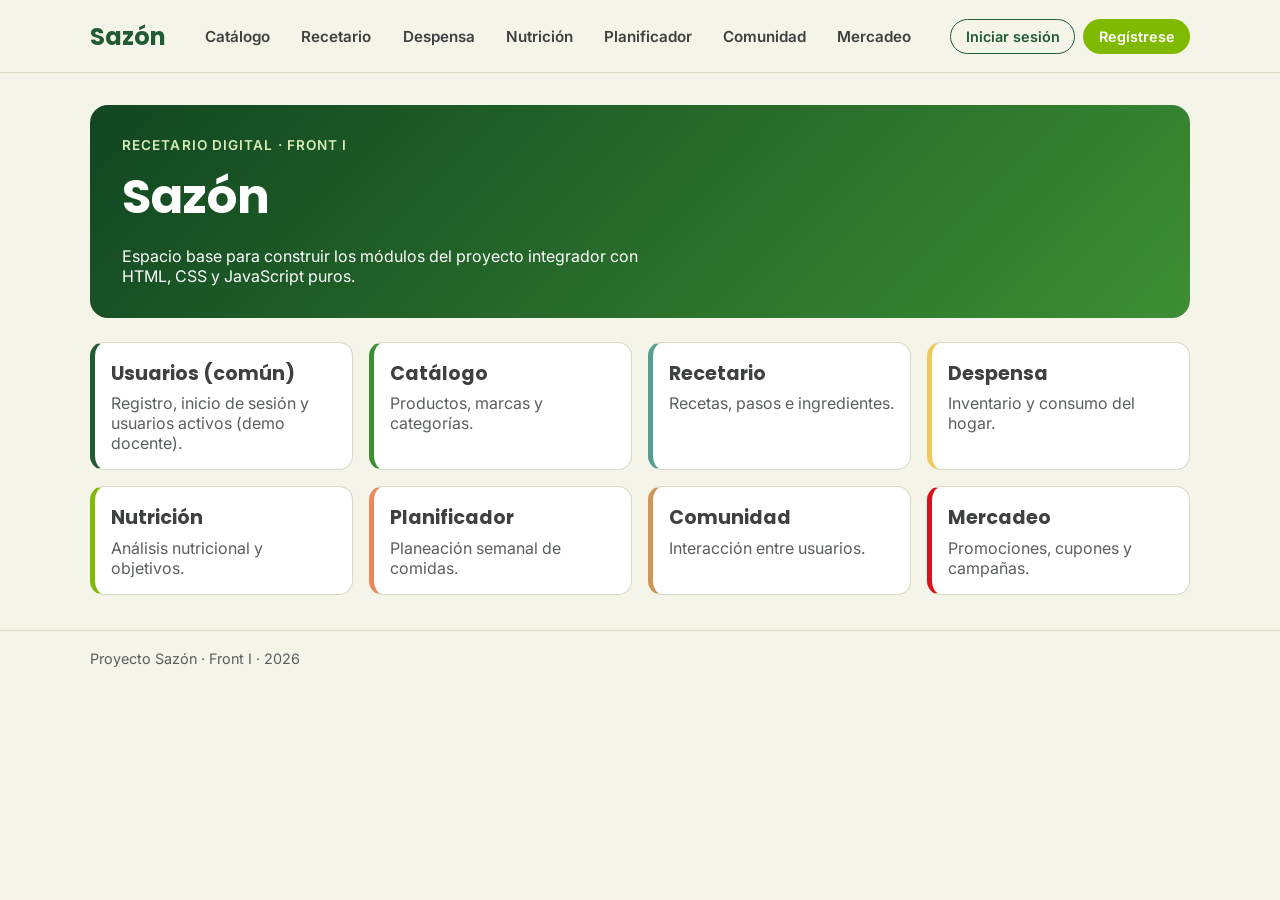
<file: index.html>
<!doctype html>
<html lang="es">
<head>
  <meta charset="utf-8">
  <meta name="viewport" content="width=device-width, initial-scale=1">
  <title>Sazón · Home</title>
  <link rel="stylesheet" href="assets/css/sazon.css">
</head>
<body>
  <header data-layout="header"></header>

  <main class="contenedor" id="contenido-principal">
    <section class="hero">
      <p class="hero-etiqueta">Recetario digital · Front I</p>
      <h1>Sazón</h1>
      <p class="hero-texto">
        Espacio base para construir los módulos del proyecto integrador con HTML, CSS y JavaScript puros.
      </p>
    </section>

    <section class="modulos-grid" aria-label="Acceso a módulos">
      <a class="tarjeta-modulo tarjeta-usuarios" href="modulos/usuarios/index.html">
        <h2>Usuarios (común)</h2>
        <p>Registro, inicio de sesión y usuarios activos (demo docente).</p>
      </a>
      <a class="tarjeta-modulo tarjeta-catalogo" href="modulos/catalogo/index.html">
        <h2>Catálogo</h2>
        <p>Productos, marcas y categorías.</p>
      </a>
      <a class="tarjeta-modulo tarjeta-recetario" href="modulos/recetario/index.html">
        <h2>Recetario</h2>
        <p>Recetas, pasos e ingredientes.</p>
      </a>
      <a class="tarjeta-modulo tarjeta-despensa" href="modulos/despensa/index.html">
        <h2>Despensa</h2>
        <p>Inventario y consumo del hogar.</p>
      </a>
      <a class="tarjeta-modulo tarjeta-nutricion" href="modulos/nutricion/index.html">
        <h2>Nutrición</h2>
        <p>Análisis nutricional y objetivos.</p>
      </a>
      <a class="tarjeta-modulo tarjeta-planificador" href="modulos/planificador/index.html">
        <h2>Planificador</h2>
        <p>Planeación semanal de comidas.</p>
      </a>
      <a class="tarjeta-modulo tarjeta-comunidad" href="modulos/comunidad/index.html">
        <h2>Comunidad</h2>
        <p>Interacción entre usuarios.</p>
      </a>
      <a class="tarjeta-modulo tarjeta-mercadeo" href="modulos/mercadeo/index.html">
        <h2>Mercadeo</h2>
        <p>Promociones, cupones y campañas.</p>
      </a>
    </section>
  </main>

  <footer data-layout="footer"></footer>

  <script src="services/api.config.js"></script>
  <script src="data/usuario.js"></script>
  <script src="data/productos.js"></script>
  <script src="data/recetas.js"></script>
  <script src="data/modulos.js"></script>
  <script src="assets/js/layout.js"></script>
</body>
</html>
</file>
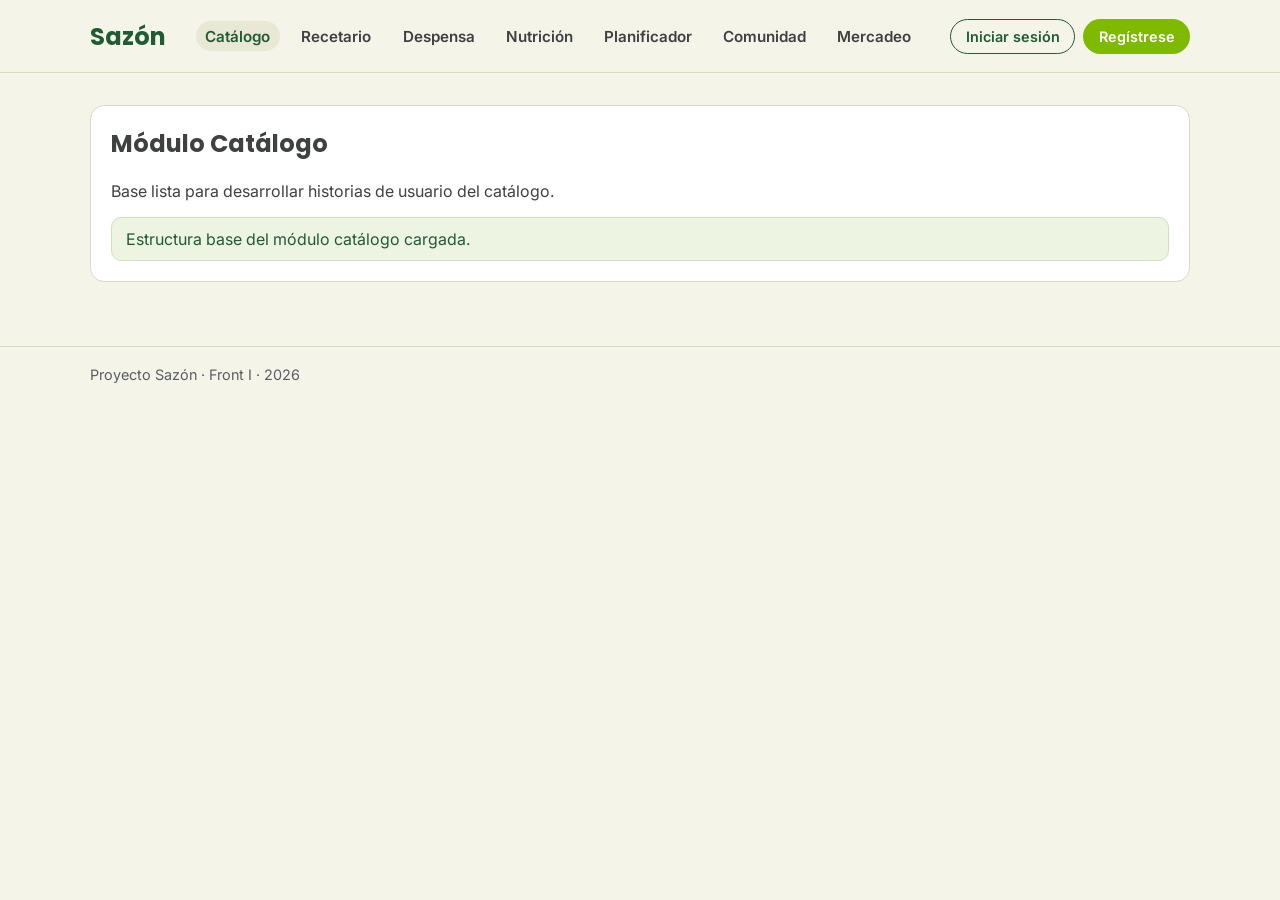
<file: modulos/catalogo/index.html>
<!doctype html>
<html lang="es">
<head>
  <meta charset="utf-8">
  <meta name="viewport" content="width=device-width, initial-scale=1">
  <title>Sazón · Catálogo</title>
  <link rel="stylesheet" href="../../assets/css/sazon.css">
</head>
<body>
  <header data-layout="header"></header>
  <main class="contenedor pagina-modulo">
    <section class="bloque-modulo">
      <h1>Módulo Catálogo</h1>
      <p>Base lista para desarrollar historias de usuario del catálogo.</p>
      <div id="catalogo-estado" class="mensaje-estado" role="status"></div>
    </section>
  </main>
  <footer data-layout="footer"></footer>
  <script src="../../services/api.config.js"></script>
  <script src="../../data/usuario.js"></script>
  <script src="../../data/productos.js"></script>
  <script src="../../data/recetas.js"></script>
  <script src="../../data/modulos.js"></script>
  <script src="../../assets/js/layout.js"></script>
  <script src="servicio.js"></script>
  <script src="index.js"></script>
</body>
</html>
</file>
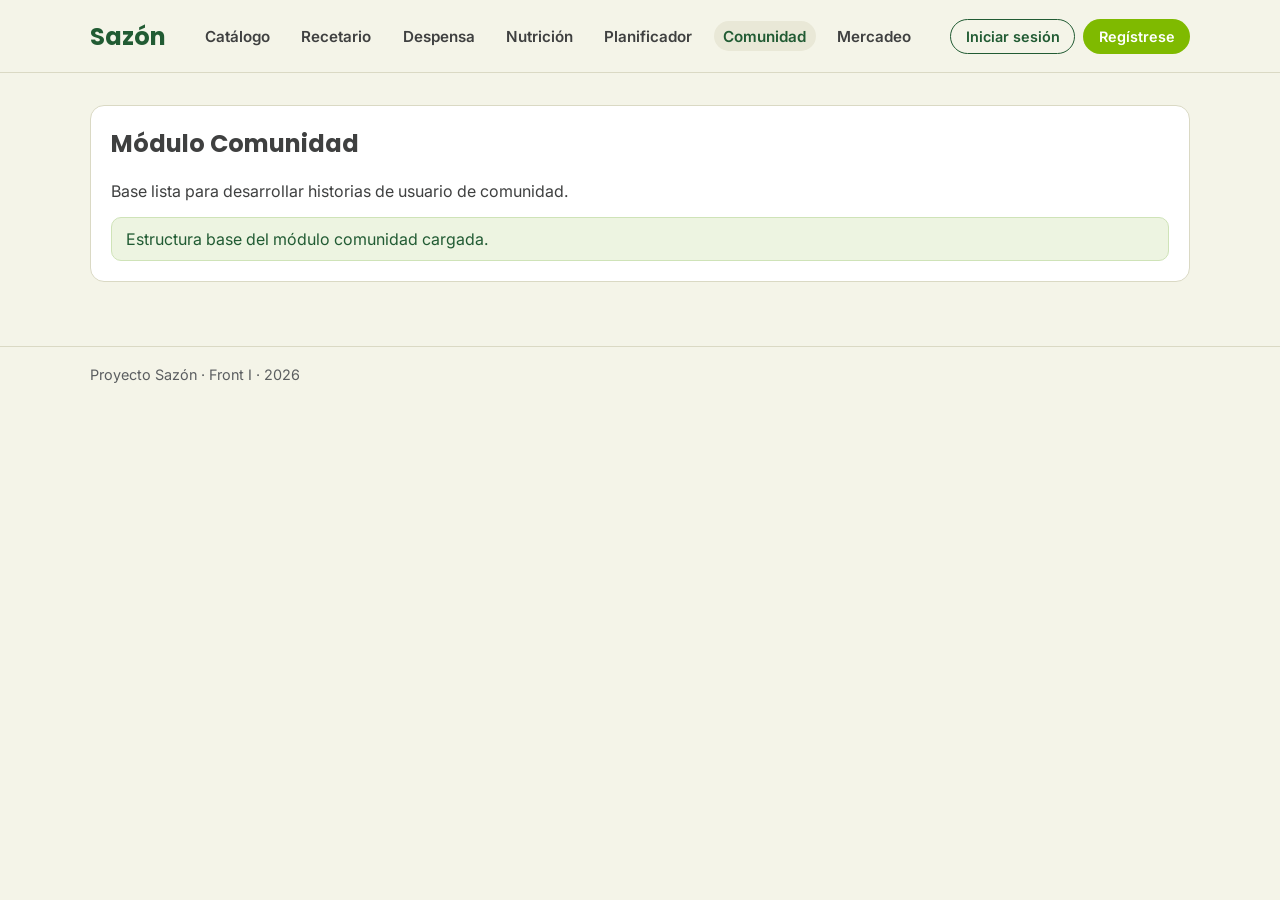
<file: modulos/comunidad/index.html>
<!doctype html>
<html lang="es">
<head>
  <meta charset="utf-8">
  <meta name="viewport" content="width=device-width, initial-scale=1">
  <title>Sazón · Comunidad</title>
  <link rel="stylesheet" href="../../assets/css/sazon.css">
</head>
<body>
  <header data-layout="header"></header>
  <main class="contenedor pagina-modulo">
    <section class="bloque-modulo">
      <h1>Módulo Comunidad</h1>
      <p>Base lista para desarrollar historias de usuario de comunidad.</p>
      <div id="comunidad-estado" class="mensaje-estado" role="status"></div>
    </section>
  </main>
  <footer data-layout="footer"></footer>
  <script src="../../services/api.config.js"></script>
  <script src="../../data/usuario.js"></script>
  <script src="../../data/productos.js"></script>
  <script src="../../data/recetas.js"></script>
  <script src="../../data/modulos.js"></script>
  <script src="../../assets/js/layout.js"></script>
  <script src="servicio.js"></script>
  <script src="index.js"></script>
</body>
</html>
</file>
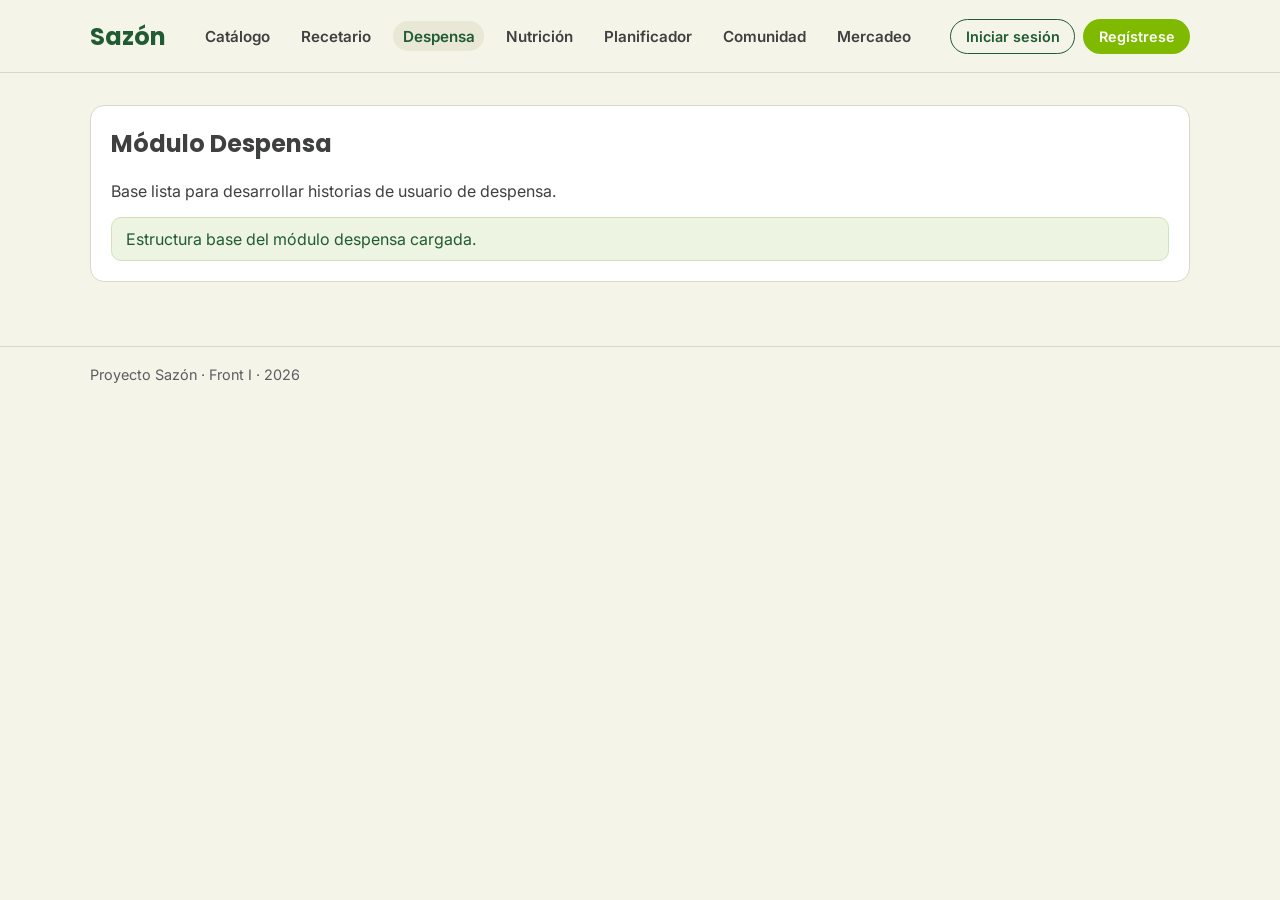
<file: modulos/despensa/index.html>
<!doctype html>
<html lang="es">
<head>
  <meta charset="utf-8">
  <meta name="viewport" content="width=device-width, initial-scale=1">
  <title>Sazón · Despensa</title>
  <link rel="stylesheet" href="../../assets/css/sazon.css">
</head>
<body>
  <header data-layout="header"></header>
  <main class="contenedor pagina-modulo">
    <section class="bloque-modulo">
      <h1>Módulo Despensa</h1>
      <p>Base lista para desarrollar historias de usuario de despensa.</p>
      <div id="despensa-estado" class="mensaje-estado" role="status"></div>

      <div id="despensa-contenedor" class="contenedor-despensa"></div>

    </section>
  </main>
  <footer data-layout="footer"></footer>
  <script src="../../services/api.config.js"></script>
  <script src="../../data/usuario.js"></script>
  <script src="../../data/productos.js"></script>
  <script src="../../data/recetas.js"></script>
  <script src="../../data/modulos.js"></script>
  <script src="../../assets/js/layout.js"></script>
  <script src="servicio.js"></script>
  <script src="index.js"></script>
</body>
</html>
</file>
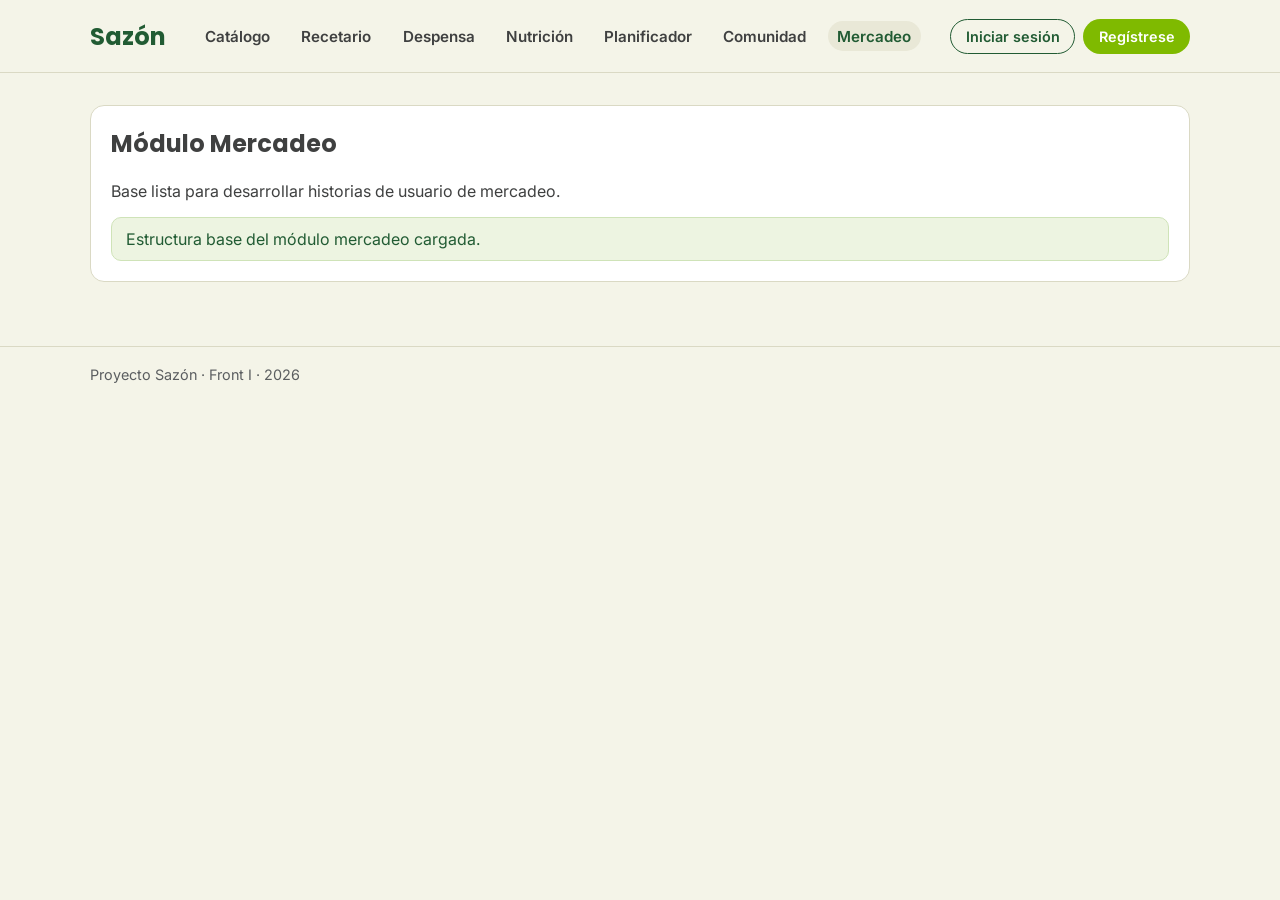
<file: modulos/mercadeo/index.html>
<!doctype html>
<html lang="es">
<head>
  <meta charset="utf-8">
  <meta name="viewport" content="width=device-width, initial-scale=1">
  <title>Sazón · Mercadeo</title>
  <link rel="stylesheet" href="../../assets/css/sazon.css">
</head>
<body>
  <header data-layout="header"></header>
  <main class="contenedor pagina-modulo">
    <section class="bloque-modulo">
      <h1>Módulo Mercadeo</h1>
      <p>Base lista para desarrollar historias de usuario de mercadeo.</p>
      <div id="mercadeo-estado" class="mensaje-estado" role="status"></div>
    </section>
  </main>
  <footer data-layout="footer"></footer>
  <script src="../../services/api.config.js"></script>
  <script src="../../data/usuario.js"></script>
  <script src="../../data/productos.js"></script>
  <script src="../../data/recetas.js"></script>
  <script src="../../data/modulos.js"></script>
  <script src="../../assets/js/layout.js"></script>
  <script src="servicio.js"></script>
  <script src="index.js"></script>
</body>
</html>
</file>
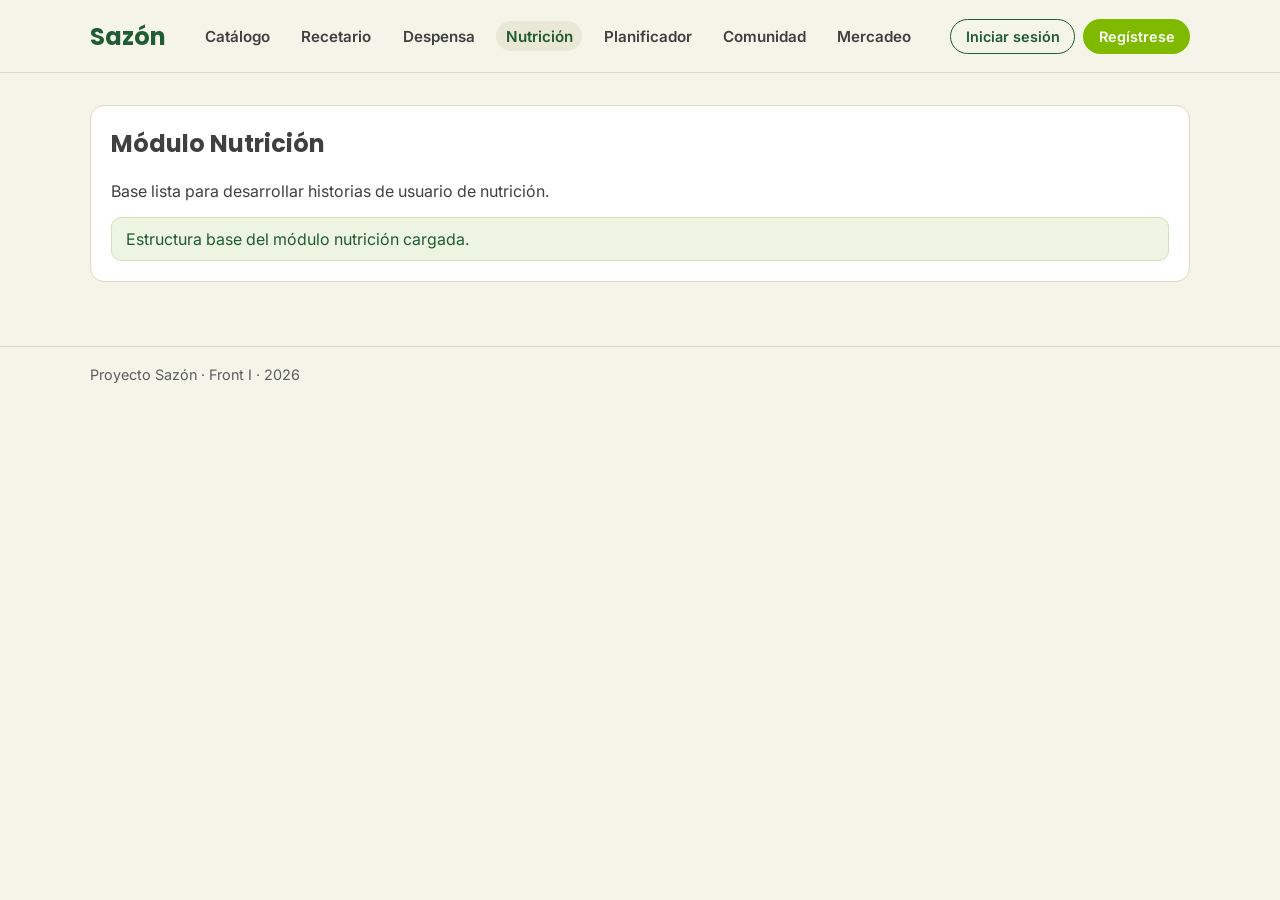
<file: modulos/nutricion/index.html>
<!doctype html>
<html lang="es">
<head>
  <meta charset="utf-8">
  <meta name="viewport" content="width=device-width, initial-scale=1">
  <title>Sazón · Nutrición</title>
  <link rel="stylesheet" href="../../assets/css/sazon.css">
</head>
<body>
  <header data-layout="header"></header>
  <main class="contenedor pagina-modulo">
    <section class="bloque-modulo">
      <h1>Módulo Nutrición</h1>
      <p>Base lista para desarrollar historias de usuario de nutrición.</p>
      <div id="nutricion-estado" class="mensaje-estado" role="status"></div>
    </section>
  </main>
  <footer data-layout="footer"></footer>
  <script src="../../services/api.config.js"></script>
  <script src="../../data/usuario.js"></script>
  <script src="../../data/productos.js"></script>
  <script src="../../data/recetas.js"></script>
  <script src="../../data/modulos.js"></script>
  <script src="../../assets/js/layout.js"></script>
  <script src="servicio.js"></script>
  <script src="index.js"></script>
</body>
</html>
</file>
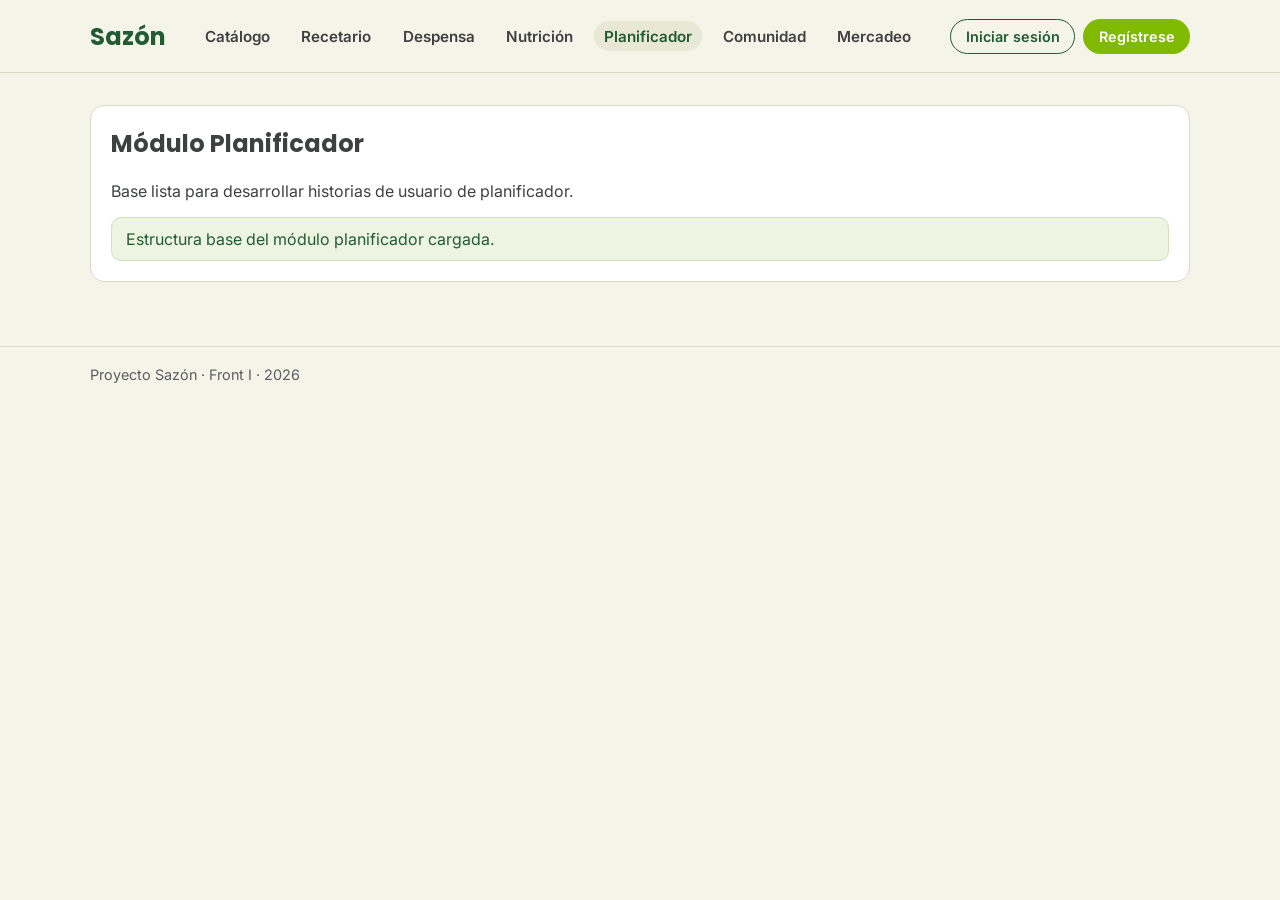
<file: modulos/planificador/index.html>
<!doctype html>
<html lang="es">
<head>
  <meta charset="utf-8">
  <meta name="viewport" content="width=device-width, initial-scale=1">
  <title>Sazón · Planificador</title>
  <link rel="stylesheet" href="../../assets/css/sazon.css">
</head>
<body>
  <header data-layout="header"></header>
  <main class="contenedor pagina-modulo">
    <section class="bloque-modulo">
      <h1>Módulo Planificador</h1>
      <p>Base lista para desarrollar historias de usuario de planificador.</p>
      <div id="planificador-estado" class="mensaje-estado" role="status"></div>
    </section>
  </main>
  <footer data-layout="footer"></footer>
  <script src="../../services/api.config.js"></script>
  <script src="../../data/usuario.js"></script>
  <script src="../../data/productos.js"></script>
  <script src="../../data/recetas.js"></script>
  <script src="../../data/modulos.js"></script>
  <script src="../../assets/js/layout.js"></script>
  <script src="servicio.js"></script>
  <script src="index.js"></script>
</body>
</html>
</file>
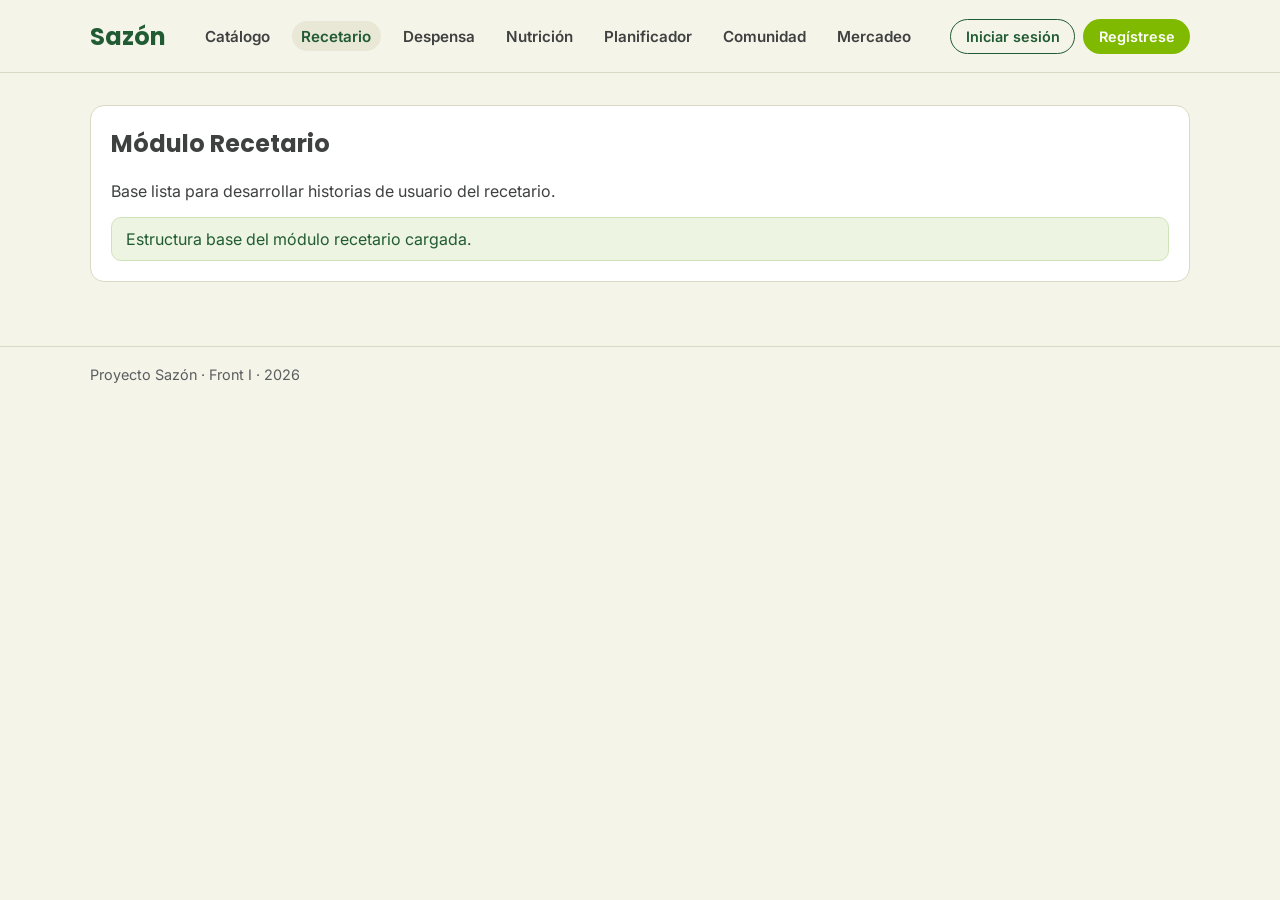
<file: modulos/recetario/index.html>
<!doctype html>
<html lang="es">
<head>
  <meta charset="utf-8">
  <meta name="viewport" content="width=device-width, initial-scale=1">
  <title>Sazón · Recetario</title>
  <link rel="stylesheet" href="../../assets/css/sazon.css">
</head>
<body>
  <header data-layout="header"></header>
  <main class="contenedor pagina-modulo">
    <section class="bloque-modulo">
      <h1>Módulo Recetario</h1>
      <p>Base lista para desarrollar historias de usuario del recetario.</p>
      <div id="recetario-estado" class="mensaje-estado" role="status"></div>
    </section>
  </main>
  <footer data-layout="footer"></footer>
  <script src="../../services/api.config.js"></script>
  <script src="../../data/usuario.js"></script>
  <script src="../../data/productos.js"></script>
  <script src="../../data/recetas.js"></script>
  <script src="../../data/modulos.js"></script>
  <script src="../../assets/js/layout.js"></script>
  <script src="servicio.js"></script>
  <script src="index.js"></script>
</body>
</html>
</file>
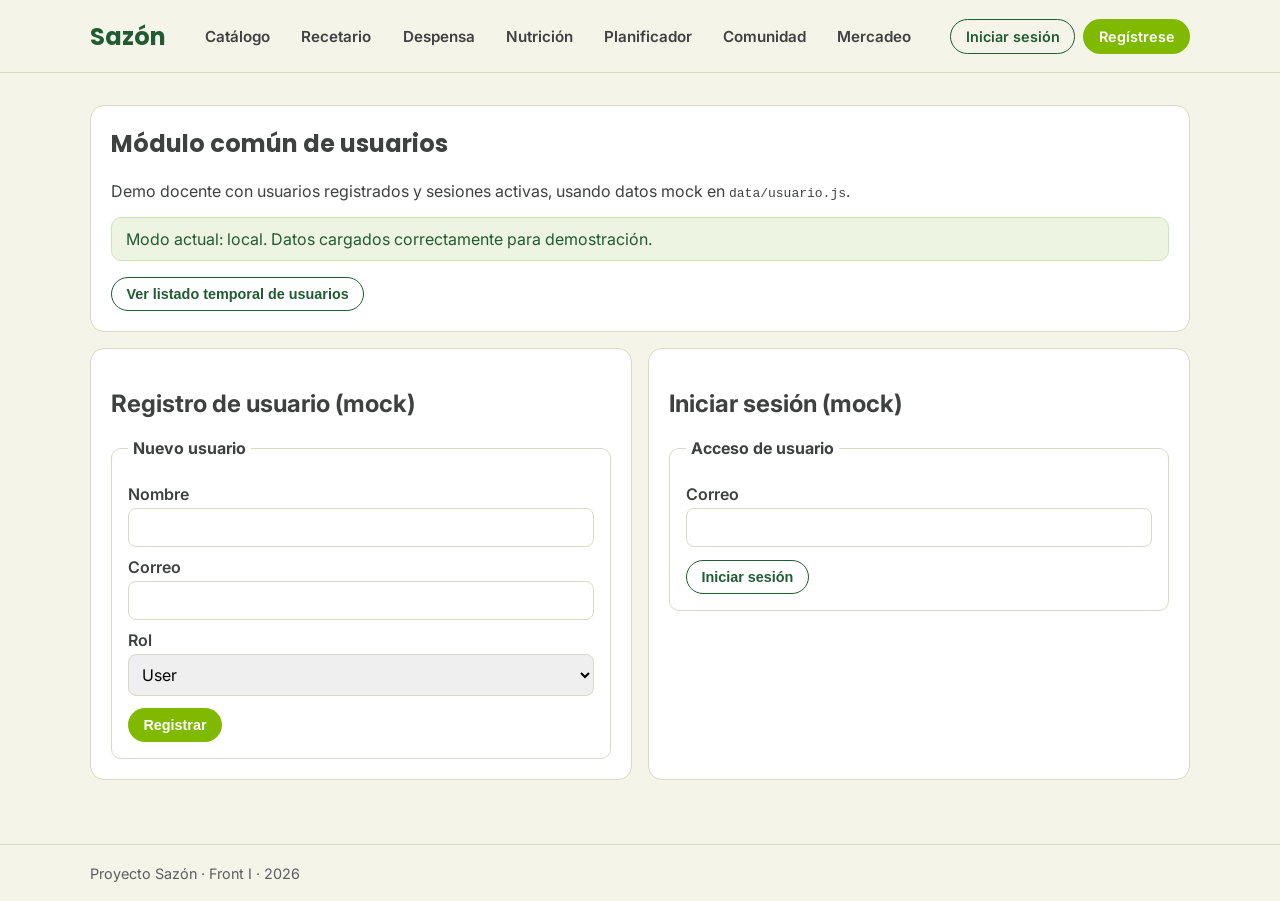
<file: modulos/usuarios/index.html>
<!doctype html>
<html lang="es">
<head>
  <meta charset="utf-8">
  <meta name="viewport" content="width=device-width, initial-scale=1">
  <title>Sazón · Usuarios</title>
  <link rel="stylesheet" href="../../assets/css/sazon.css">
  <link rel="stylesheet" href="usuarios.css">
</head>
<body>
  <header data-layout="header"></header>

  <main class="contenedor pagina-modulo">
    <section class="bloque-modulo">
      <h1>Módulo común de usuarios</h1>
      <p>Demo docente con usuarios registrados y sesiones activas, usando datos mock en <code>data/usuario.js</code>.</p>
      <p id="usuarios-alerta" class="mensaje-estado" role="status"></p>
      <button id="toggle-listado-usuarios" class="btn btn-secundario" type="button" aria-expanded="false">
        Ver listado temporal de usuarios
      </button>
    </section>

    <section id="panel-listado-usuarios" class="usuarios-paneles usuarios-paneles-oculto" aria-label="Panel de usuarios">
      <article class="usuarios-columna">
        <h2>Usuarios registrados</h2>
        <div class="tabla-contenedor">
          <table class="usuarios-tabla">
            <caption>Listado de usuarios creados</caption>
            <thead>
              <tr>
                <th scope="col">ID</th>
                <th scope="col">Nombre</th>
                <th scope="col">Correo</th>
                <th scope="col">Rol</th>
              </tr>
            </thead>
            <tbody id="usuarios-registrados-body"></tbody>
          </table>
        </div>
      </article>

      <article class="usuarios-columna">
        <h2>Usuarios logeados</h2>
        <div id="usuarios-logeados-lista" class="sesiones-lista"></div>
      </article>
    </section>

    <section class="usuarios-formularios" aria-label="Formulario de usuarios">
      <article class="bloque-modulo">
        <h2 id="registro">Registro de usuario (mock)</h2>
        <form id="form-registro">
          <fieldset>
            <legend>Nuevo usuario</legend>
            <label for="registro-nombre">Nombre</label>
            <input id="registro-nombre" name="nombreUsuario" type="text" required>

            <label for="registro-correo">Correo</label>
            <input id="registro-correo" name="correo" type="email" required>

            <label for="registro-rol">Rol</label>
            <select id="registro-rol" name="rol" required>
              <option value="user">User</option>
              <option value="admin">Admin</option>
            </select>

            <button class="btn btn-primario" type="submit">Registrar</button>
          </fieldset>
        </form>
      </article>

      <article class="bloque-modulo">
        <h2 id="login">Iniciar sesión (mock)</h2>
        <form id="form-login">
          <fieldset>
            <legend>Acceso de usuario</legend>
            <label for="login-correo">Correo</label>
            <input id="login-correo" name="correo" type="email" required>
            <button class="btn btn-secundario" type="submit">Iniciar sesión</button>
          </fieldset>
        </form>
      </article>
    </section>
  </main>

  <footer data-layout="footer"></footer>

  <script src="../../services/api.config.js"></script>
  <script src="../../data/usuario.js"></script>
  <script src="usuario.servicio.js"></script>
  <script src="../../assets/js/layout.js"></script>
  <script src="index.js"></script>
</body>
</html>
</file>
<file: assets/css/sazon.css>
@import url("https://fonts.googleapis.com/css2?family=Poppins:wght@400;500;600;700&family=Inter:wght@400;500;600;700&display=swap");

:root {
  --verde-noche: #114622;
  --verde-hondo: #215b33;
  --verde: #3d8e33;
  --hoja: #7fba00;
  --teal: #569e8f;
  --rojo: #d6121a;
  --tinta: #2a1605;
  --texto: #3f4040;
  --gris: #989898;
  --crema: #f4f4e8;
  --crema-2: #e9e8d7;
  --card: #ffffff;
  --linea: #dad9c4;
}

*,
*::before,
*::after {
  box-sizing: border-box;
}

body {
  margin: 0;
  font-family: "Inter", sans-serif;
  color: var(--texto);
  background: var(--crema);
}

a {
  color: inherit;
}

.contenedor {
  width: min(1100px, 92%);
  margin: 0 auto;
}

.topbar {
  border-bottom: 1px solid var(--linea);
  background: var(--crema);
}

.topbar-interno {
  min-height: 72px;
  display: flex;
  align-items: center;
  justify-content: space-between;
  gap: 1rem;
}

.marca {
  font-family: "Poppins", sans-serif;
  font-size: 1.5rem;
  font-weight: 700;
  color: var(--verde-hondo);
  text-decoration: none;
}

.navegacion {
  display: flex;
  flex-wrap: wrap;
  gap: 0.75rem;
}

.navegacion a {
  text-decoration: none;
  font-weight: 600;
  font-size: 0.95rem;
  padding: 0.35rem 0.6rem;
  border-radius: 999px;
}

.navegacion a:hover,
.navegacion a.activo {
  background: var(--crema-2);
  color: var(--verde-hondo);
}

.acciones {
  display: flex;
  gap: 0.5rem;
}

.btn {
  border: 1px solid transparent;
  border-radius: 999px;
  padding: 0.5rem 0.9rem;
  font-size: 0.9rem;
  font-weight: 600;
  text-decoration: none;
}

.btn-primario {
  background: var(--hoja);
  color: #fff;
}

.btn-secundario {
  border-color: var(--verde-hondo);
  color: var(--verde-hondo);
  background: transparent;
}

.hero {
  margin: 2rem 0 1.5rem;
  padding: 2rem;
  border-radius: 18px;
  color: #fff;
  background: linear-gradient(135deg, var(--verde-noche), var(--verde));
}

.hero-etiqueta {
  margin: 0 0 0.5rem;
  font-weight: 600;
  font-size: 0.85rem;
  color: #d8ecba;
  text-transform: uppercase;
  letter-spacing: 0.08em;
}

.hero h1 {
  margin: 0;
  font-family: "Poppins", sans-serif;
  font-size: clamp(2rem, 4vw, 3rem);
}

.hero-texto {
  margin: 0.8rem 0 0;
  max-width: 55ch;
}

.modulos-grid {
  display: grid;
  grid-template-columns: repeat(auto-fit, minmax(220px, 1fr));
  gap: 1rem;
  margin-bottom: 2.2rem;
}

.tarjeta-modulo {
  display: block;
  background: var(--card);
  border: 1px solid var(--linea);
  border-left: 5px solid var(--verde);
  border-radius: 14px;
  padding: 1rem;
  text-decoration: none;
  transition: transform 0.15s ease, box-shadow 0.15s ease;
}

.tarjeta-modulo:hover {
  transform: translateY(-3px);
  box-shadow: 0 12px 24px rgba(17, 70, 34, 0.12);
}

.tarjeta-modulo h2 {
  margin: 0 0 0.35rem;
  font-family: "Poppins", sans-serif;
  font-size: 1.2rem;
}

.tarjeta-modulo p {
  margin: 0;
  color: #5b5e60;
}

.tarjeta-catalogo {
  border-left-color: #3d8e33;
}

.tarjeta-usuarios {
  border-left-color: #215b33;
}

.tarjeta-recetario {
  border-left-color: #569e8f;
}

.tarjeta-despensa {
  border-left-color: #f1c85c;
}

.tarjeta-nutricion {
  border-left-color: #7fba00;
}

.tarjeta-planificador {
  border-left-color: #ea885c;
}

.tarjeta-comunidad {
  border-left-color: #ce9754;
}

.tarjeta-mercadeo {
  border-left-color: #d6121a;
}

.pagina-modulo {
  padding: 2rem 0;
}

.bloque-modulo {
  background: #fff;
  border: 1px solid var(--linea);
  border-radius: 14px;
  padding: 1.25rem;
}

.bloque-modulo h1 {
  margin-top: 0;
  font-family: "Poppins", sans-serif;
}

.mensaje-estado {
  margin-top: 1rem;
  padding: 0.7rem 0.9rem;
  border: 1px solid #cfe3b8;
  border-radius: 10px;
  background: #edf4e1;
  color: var(--verde-hondo);
}

.site-footer {
  margin-top: 2rem;
  padding: 1.2rem 0;
  border-top: 1px solid var(--linea);
  font-size: 0.9rem;
  color: #5b5e60;
}

@media (max-width: 900px) {
  .topbar-interno {
    align-items: flex-start;
    flex-direction: column;
    padding: 0.8rem 0;
  }
}
</file>
<file: modulos/usuarios/usuarios.css>
.usuarios-paneles,
.usuarios-formularios {
  display: grid;
  grid-template-columns: repeat(auto-fit, minmax(320px, 1fr));
  gap: 1rem;
  margin-top: 1rem;
}

.usuarios-paneles-oculto {
  display: none;
}

.usuarios-columna h2 {
  margin-top: 0;
  margin-bottom: 0.7rem;
  font-family: "Poppins", sans-serif;
}

.tabla-contenedor {
  overflow-x: auto;
}

.usuarios-tabla {
  width: 100%;
  border-collapse: collapse;
  background: #fff;
  border: 1px solid var(--linea);
  border-radius: 10px;
}

.usuarios-tabla caption {
  text-align: left;
  margin-bottom: 0.5rem;
  font-weight: 600;
}

.usuarios-tabla th,
.usuarios-tabla td {
  border-bottom: 1px solid var(--linea);
  text-align: left;
  padding: 0.55rem 0.6rem;
  font-size: 0.92rem;
}

.usuarios-tabla th {
  background: var(--crema-2);
}

.sesiones-lista {
  display: grid;
  gap: 0.7rem;
}

.sesion-item {
  background: #fff;
  border: 1px solid var(--linea);
  border-left: 4px solid var(--verde);
  border-radius: 10px;
  padding: 0.7rem;
}

.sesion-item h3 {
  margin: 0;
  font-size: 1rem;
}

.sesion-item p {
  margin: 0.3rem 0;
  font-size: 0.9rem;
  color: #5b5e60;
}

form fieldset {
  border: 1px solid var(--linea);
  border-radius: 10px;
  padding: 1rem;
  margin: 0;
  background: #fff;
}

form legend {
  padding: 0 0.3rem;
  font-weight: 700;
}

form label {
  display: block;
  margin: 0.6rem 0 0.25rem;
  font-weight: 600;
}

form input,
form select {
  width: 100%;
  border: 1px solid var(--linea);
  border-radius: 8px;
  padding: 0.55rem;
  font: inherit;
}

form button {
  margin-top: 0.8rem;
}
</file>
